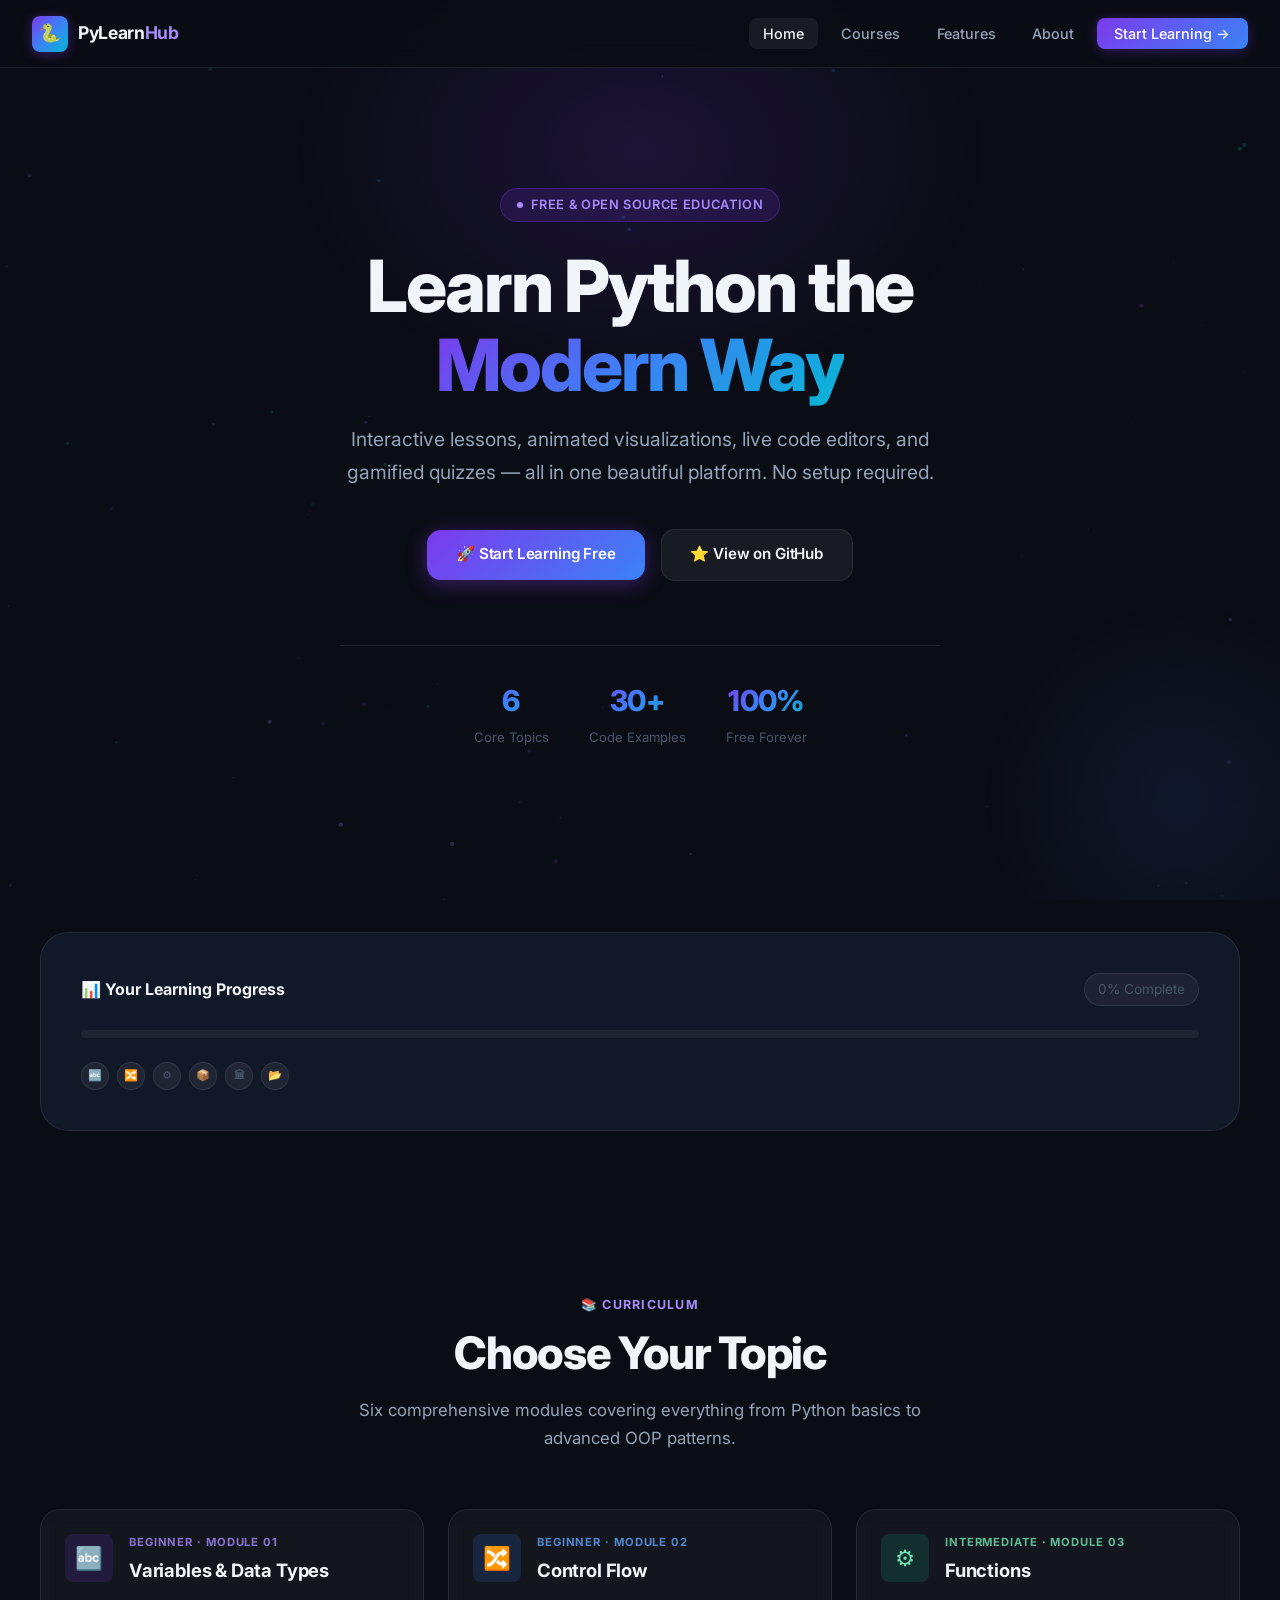
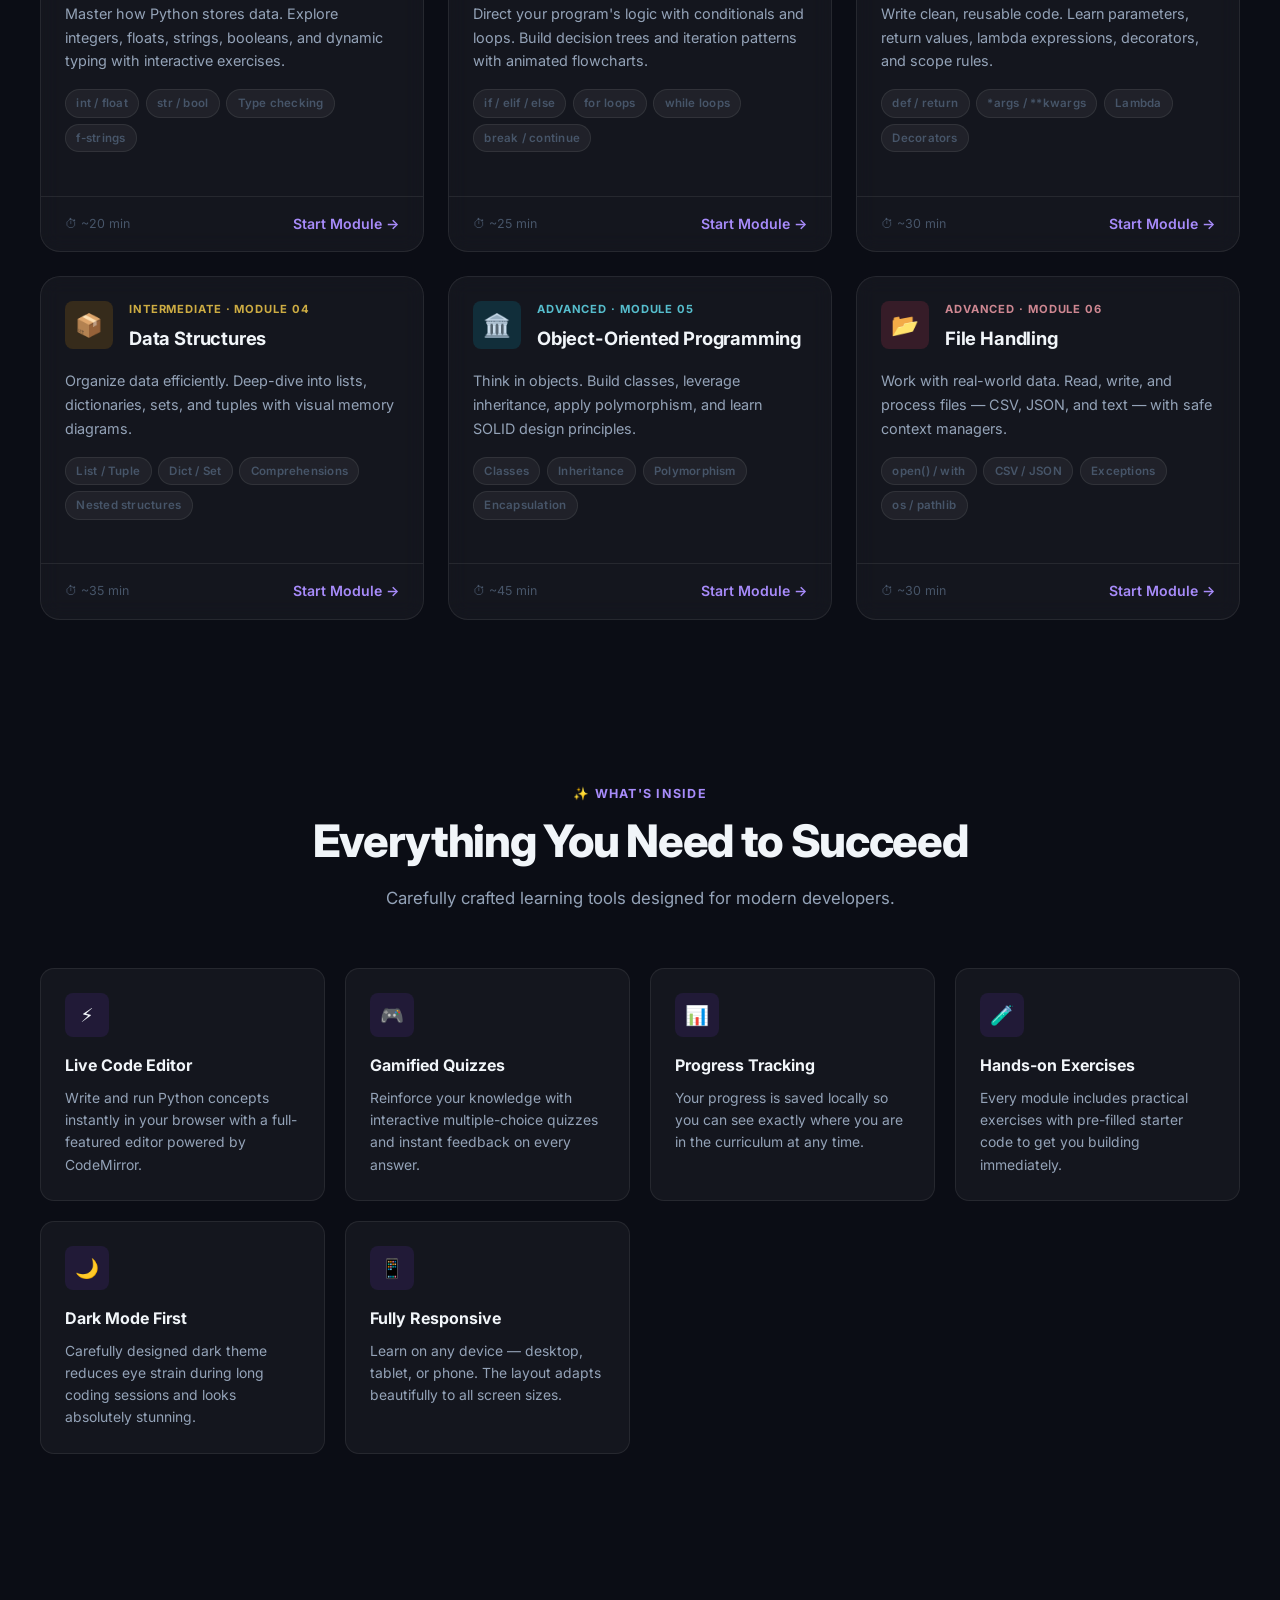
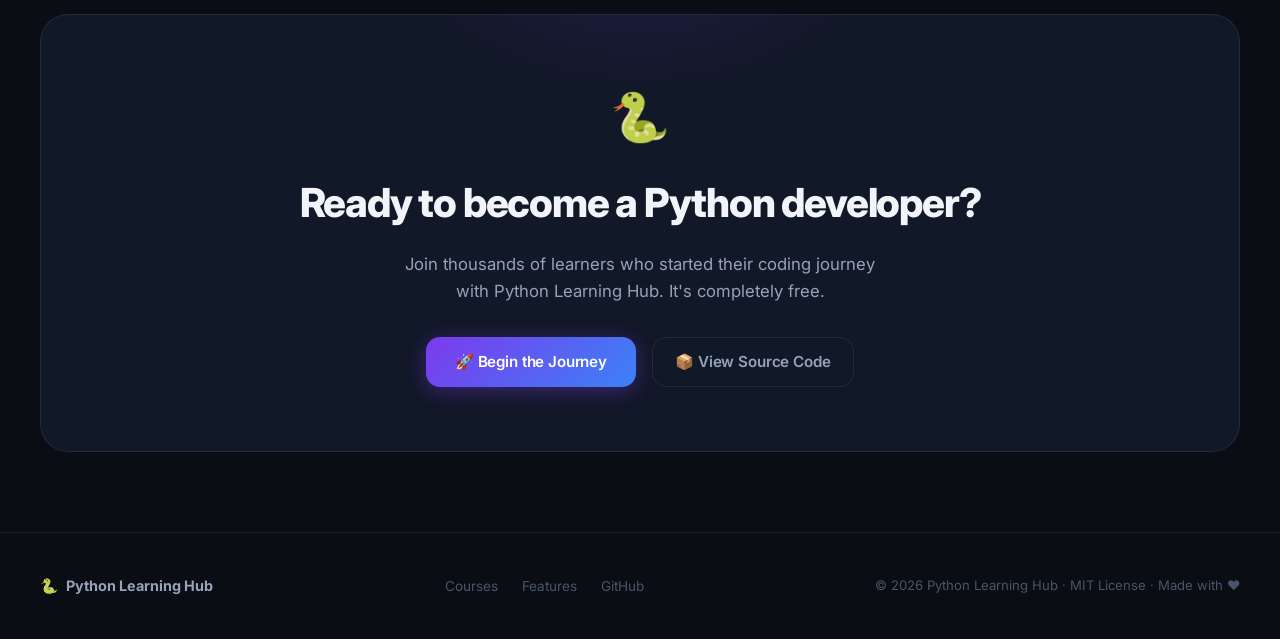
<file: index.html>
<!DOCTYPE html>
<html lang="en">
<head>
  <meta charset="UTF-8" />
  <meta name="viewport" content="width=device-width, initial-scale=1.0" />
  <title>Python Learning Hub — Interactive Python Education Platform</title>
  <meta name="description" content="Master Python with interactive lessons, animated visualizations, live code editors, and gamified quizzes. The most beautiful way to learn Python." />
  <meta name="keywords" content="Python, learn Python, programming, coding, interactive Python, python tutorial" />
  <meta property="og:title" content="Python Learning Hub" />
  <meta property="og:description" content="Interactive Python education with animations, live code editors & quizzes." />
  <meta property="og:type" content="website" />
  <link rel="stylesheet" href="css/style.css" />
  <link rel="icon" href="data:image/svg+xml,<svg xmlns='http://www.w3.org/2000/svg' viewBox='0 0 100 100'><text y='.9em' font-size='90'>🐍</text></svg>" />
</head>
<body>

<!-- Particles -->
<canvas id="particles-canvas"></canvas>

<!-- ── Navigation ─────────────────────────────── -->
<nav class="navbar" id="navbar" role="navigation" aria-label="Main navigation">
  <a href="index.html" class="nav-brand" aria-label="Python Learning Hub home">
    <div class="nav-brand-icon" aria-hidden="true">🐍</div>
    <span>PyLearn<span style="color:#a78bfa">Hub</span></span>
  </a>

  <ul class="nav-links" id="nav-links" role="list">
    <li><a href="#home"     class="active"  id="nav-home">Home</a></li>
    <li><a href="#topics"              id="nav-topics">Courses</a></li>
    <li><a href="#features"            id="nav-features">Features</a></li>
    <li><a href="#about"               id="nav-about">About</a></li>
    <li><a href="#topics" class="nav-cta" id="nav-start">Start Learning →</a></li>
  </ul>

  <button class="nav-toggle" id="nav-toggle" aria-label="Toggle menu" aria-expanded="false">
    <span></span><span></span><span></span>
  </button>
</nav>

<!-- ── Hero ───────────────────────────────────── -->
<section class="hero" id="home">
  <div class="hero-glow-1"></div>
  <div class="hero-glow-2"></div>

  <div class="hero-content">
    <div class="hero-badge">
      <span class="hero-badge-dot"></span>
      Free &amp; Open Source Education
    </div>

    <h1>
      Learn Python the<br/>
      <span class="gradient-text">Modern Way</span>
    </h1>

    <p class="hero-subtitle">
      Interactive lessons, animated visualizations, live code editors,
      and gamified quizzes — all in one beautiful platform.
      No setup required.
    </p>

    <div class="hero-actions">
      <a href="#topics" class="btn btn-primary" id="hero-start-btn">
        🚀 Start Learning Free
      </a>
      <a href="https://github.com/PRAVEENAYYAPPAN/python-learning-hub" target="_blank" rel="noopener" class="btn btn-secondary" id="hero-github-btn">
        ⭐ View on GitHub
      </a>
    </div>

    <div class="hero-stats">
      <div class="hero-stat">
        <div class="hero-stat-value">6</div>
        <div class="hero-stat-label">Core Topics</div>
      </div>
      <div class="hero-stat">
        <div class="hero-stat-value">30+</div>
        <div class="hero-stat-label">Code Examples</div>
      </div>
      <div class="hero-stat">
        <div class="hero-stat-value">100%</div>
        <div class="hero-stat-label">Free Forever</div>
      </div>
    </div>
  </div>
</section>

<!-- ── Progress Tracker ────────────────────────── -->
<section class="section" id="progress-section" style="padding-top: 0;">
  <div class="container">
    <div class="progress-section reveal">
      <div class="progress-header">
        <div class="progress-title">📊 Your Learning Progress</div>
        <div class="progress-pct" id="progress-text">0% Complete</div>
      </div>
      <div class="progress-bar-wrap">
        <div class="progress-bar-fill" id="progress-bar" style="width: 0%"></div>
      </div>
      <div class="progress-topics" id="progress-dots">
        <!-- Dots added by JS -->
      </div>
    </div>
  </div>
</section>

<!-- ── Topics ─────────────────────────────────── -->
<section class="section" id="topics">
  <div class="container">
    <div class="section-header reveal">
      <div class="section-kicker">📚 Curriculum</div>
      <h2 class="section-title">Choose Your Topic</h2>
      <p class="section-desc">Six comprehensive modules covering everything from Python basics to advanced OOP patterns.</p>
    </div>

    <div class="topic-grid">

      <!-- Card 1 -->
      <article class="topic-card card-violet reveal" id="card-variables">
        <div class="card-header">
          <div class="card-icon">🔤</div>
          <div class="card-meta">
            <div class="card-level">Beginner · Module 01</div>
            <div class="card-title">Variables &amp; Data Types</div>
          </div>
        </div>
        <div class="card-body">
          <p class="card-desc">Master how Python stores data. Explore integers, floats, strings, booleans, and dynamic typing with interactive exercises.</p>
          <div class="card-tags">
            <span class="tag">int / float</span>
            <span class="tag">str / bool</span>
            <span class="tag">Type checking</span>
            <span class="tag">f-strings</span>
          </div>
        </div>
        <div class="card-footer">
          <span class="card-progress-info">⏱ ~20 min</span>
          <a href="topics/variables.html" class="card-link" id="link-variables">Start Module →</a>
        </div>
      </article>

      <!-- Card 2 -->
      <article class="topic-card card-blue reveal" id="card-controlflow">
        <div class="card-header">
          <div class="card-icon">🔀</div>
          <div class="card-meta">
            <div class="card-level">Beginner · Module 02</div>
            <div class="card-title">Control Flow</div>
          </div>
        </div>
        <div class="card-body">
          <p class="card-desc">Direct your program's logic with conditionals and loops. Build decision trees and iteration patterns with animated flowcharts.</p>
          <div class="card-tags">
            <span class="tag">if / elif / else</span>
            <span class="tag">for loops</span>
            <span class="tag">while loops</span>
            <span class="tag">break / continue</span>
          </div>
        </div>
        <div class="card-footer">
          <span class="card-progress-info">⏱ ~25 min</span>
          <a href="topics/control_flow.html" class="card-link" id="link-controlflow">Start Module →</a>
        </div>
      </article>

      <!-- Card 3 -->
      <article class="topic-card card-green reveal" id="card-functions">
        <div class="card-header">
          <div class="card-icon">⚙️</div>
          <div class="card-meta">
            <div class="card-level">Intermediate · Module 03</div>
            <div class="card-title">Functions</div>
          </div>
        </div>
        <div class="card-body">
          <p class="card-desc">Write clean, reusable code. Learn parameters, return values, lambda expressions, decorators, and scope rules.</p>
          <div class="card-tags">
            <span class="tag">def / return</span>
            <span class="tag">*args / **kwargs</span>
            <span class="tag">Lambda</span>
            <span class="tag">Decorators</span>
          </div>
        </div>
        <div class="card-footer">
          <span class="card-progress-info">⏱ ~30 min</span>
          <a href="topics/functions.html" class="card-link" id="link-functions">Start Module →</a>
        </div>
      </article>

      <!-- Card 4 -->
      <article class="topic-card card-orange reveal" id="card-datastructs">
        <div class="card-header">
          <div class="card-icon">📦</div>
          <div class="card-meta">
            <div class="card-level">Intermediate · Module 04</div>
            <div class="card-title">Data Structures</div>
          </div>
        </div>
        <div class="card-body">
          <p class="card-desc">Organize data efficiently. Deep-dive into lists, dictionaries, sets, and tuples with visual memory diagrams.</p>
          <div class="card-tags">
            <span class="tag">List / Tuple</span>
            <span class="tag">Dict / Set</span>
            <span class="tag">Comprehensions</span>
            <span class="tag">Nested structures</span>
          </div>
        </div>
        <div class="card-footer">
          <span class="card-progress-info">⏱ ~35 min</span>
          <a href="topics/data_structures.html" class="card-link" id="link-datastructs">Start Module →</a>
        </div>
      </article>

      <!-- Card 5 -->
      <article class="topic-card card-cyan reveal" id="card-oop">
        <div class="card-header">
          <div class="card-icon">🏛️</div>
          <div class="card-meta">
            <div class="card-level">Advanced · Module 05</div>
            <div class="card-title">Object-Oriented Programming</div>
          </div>
        </div>
        <div class="card-body">
          <p class="card-desc">Think in objects. Build classes, leverage inheritance, apply polymorphism, and learn SOLID design principles.</p>
          <div class="card-tags">
            <span class="tag">Classes</span>
            <span class="tag">Inheritance</span>
            <span class="tag">Polymorphism</span>
            <span class="tag">Encapsulation</span>
          </div>
        </div>
        <div class="card-footer">
          <span class="card-progress-info">⏱ ~45 min</span>
          <a href="topics/oop.html" class="card-link" id="link-oop">Start Module →</a>
        </div>
      </article>

      <!-- Card 6 -->
      <article class="topic-card card-rose reveal" id="card-filehandling">
        <div class="card-header">
          <div class="card-icon">📂</div>
          <div class="card-meta">
            <div class="card-level">Advanced · Module 06</div>
            <div class="card-title">File Handling</div>
          </div>
        </div>
        <div class="card-body">
          <p class="card-desc">Work with real-world data. Read, write, and process files — CSV, JSON, and text — with safe context managers.</p>
          <div class="card-tags">
            <span class="tag">open() / with</span>
            <span class="tag">CSV / JSON</span>
            <span class="tag">Exceptions</span>
            <span class="tag">os / pathlib</span>
          </div>
        </div>
        <div class="card-footer">
          <span class="card-progress-info">⏱ ~30 min</span>
          <a href="topics/file_handling.html" class="card-link" id="link-filehandling">Start Module →</a>
        </div>
      </article>

    </div>
  </div>
</section>

<!-- ── Features ────────────────────────────────── -->
<section class="section" id="features">
  <div class="container">
    <div class="section-header reveal">
      <div class="section-kicker">✨ What's Inside</div>
      <h2 class="section-title">Everything You Need to Succeed</h2>
      <p class="section-desc">Carefully crafted learning tools designed for modern developers.</p>
    </div>

    <div class="features-grid">
      <div class="feature-card reveal">
        <div class="feature-icon">⚡</div>
        <div class="feature-title">Live Code Editor</div>
        <div class="feature-desc">Write and run Python concepts instantly in your browser with a full-featured editor powered by CodeMirror.</div>
      </div>
      <div class="feature-card reveal">
        <div class="feature-icon">🎮</div>
        <div class="feature-title">Gamified Quizzes</div>
        <div class="feature-desc">Reinforce your knowledge with interactive multiple-choice quizzes and instant feedback on every answer.</div>
      </div>
      <div class="feature-card reveal">
        <div class="feature-icon">📊</div>
        <div class="feature-title">Progress Tracking</div>
        <div class="feature-desc">Your progress is saved locally so you can see exactly where you are in the curriculum at any time.</div>
      </div>
      <div class="feature-card reveal">
        <div class="feature-icon">🧪</div>
        <div class="feature-title">Hands-on Exercises</div>
        <div class="feature-desc">Every module includes practical exercises with pre-filled starter code to get you building immediately.</div>
      </div>
      <div class="feature-card reveal">
        <div class="feature-icon">🌙</div>
        <div class="feature-title">Dark Mode First</div>
        <div class="feature-desc">Carefully designed dark theme reduces eye strain during long coding sessions and looks absolutely stunning.</div>
      </div>
      <div class="feature-card reveal">
        <div class="feature-icon">📱</div>
        <div class="feature-title">Fully Responsive</div>
        <div class="feature-desc">Learn on any device — desktop, tablet, or phone. The layout adapts beautifully to all screen sizes.</div>
      </div>
    </div>
  </div>
</section>

<!-- ── About / CTA ─────────────────────────────── -->
<section class="cta-section" id="about">
  <div class="container">
    <div class="cta-card reveal">
      <div style="font-size:3rem;margin-bottom:1rem;animation:float 3s ease-in-out infinite;">🐍</div>
      <h2 class="cta-title">Ready to become a Python developer?</h2>
      <p class="cta-desc">Join thousands of learners who started their coding journey with Python Learning Hub. It's completely free.</p>
      <div style="display:flex;gap:1rem;justify-content:center;flex-wrap:wrap;">
        <a href="#topics" class="btn btn-primary" id="cta-start-btn">🚀 Begin the Journey</a>
        <a href="https://github.com/PRAVEENAYYAPPAN/python-learning-hub" target="_blank" rel="noopener" class="btn btn-ghost" id="cta-github-btn">📦 View Source Code</a>
      </div>
    </div>
  </div>
</section>

<!-- ── Footer ─────────────────────────────────── -->
<footer>
  <div class="footer-inner">
    <div class="footer-brand">
      <span>🐍</span>
      <span>Python Learning Hub</span>
    </div>
    <ul class="footer-links">
      <li><a href="#topics">Courses</a></li>
      <li><a href="#features">Features</a></li>
      <li><a href="https://github.com/PRAVEENAYYAPPAN/python-learning-hub" target="_blank" rel="noopener">GitHub</a></li>
    </ul>
    <div class="footer-copy">© 2026 Python Learning Hub · MIT License · Made with ❤️</div>
  </div>
</footer>

<script src="js/particles.js"></script>
<script src="js/main.js"></script>
</body>
</html>
</file>
<file: css/style.css>
/* ===================================================
   Python Learning Hub — Premium Design System
   =================================================== */

@import url('https://fonts.googleapis.com/css2?family=Inter:wght@300;400;500;600;700;800&family=Fira+Code:wght@400;500&display=swap');

/* ─── CSS Variables ─────────────────────────────── */
:root {
  --bg-base:       #0b0d15;
  --bg-surface:    #111827;
  --bg-card:       rgba(255,255,255,0.04);
  --bg-glass:      rgba(255,255,255,0.06);

  --accent-violet: #7c3aed;
  --accent-blue:   #3b82f6;
  --accent-cyan:   #06b6d4;
  --accent-green:  #10b981;
  --accent-orange: #f59e0b;

  --gradient-hero: linear-gradient(135deg, #7c3aed 0%, #3b82f6 50%, #06b6d4 100%);
  --gradient-card: linear-gradient(135deg, #7c3aed, #3b82f6);

  --text-primary:  #f1f5f9;
  --text-secondary:#94a3b8;
  --text-muted:    #475569;

  --border-subtle: rgba(255,255,255,0.08);
  --border-accent: rgba(124,58,237,0.4);

  --radius-sm: 8px;
  --radius-md: 14px;
  --radius-lg: 20px;
  --radius-xl: 28px;

  --shadow-card: 0 4px 32px rgba(0,0,0,0.4);
  --shadow-glow: 0 0 40px rgba(124,58,237,0.2);

  --transition: 0.3s cubic-bezier(0.4, 0, 0.2, 1);
}

/* ─── Reset & Base ──────────────────────────────── */
*, *::before, *::after { margin: 0; padding: 0; box-sizing: border-box; }

html { scroll-behavior: smooth; font-size: 16px; }

body {
  font-family: 'Inter', system-ui, sans-serif;
  background: var(--bg-base);
  color: var(--text-primary);
  line-height: 1.6;
  overflow-x: hidden;
}

/* ─── Scrollbar ─────────────────────────────────── */
::-webkit-scrollbar { width: 6px; }
::-webkit-scrollbar-track { background: var(--bg-base); }
::-webkit-scrollbar-thumb { background: var(--accent-violet); border-radius: 3px; }

/* ─── Particle Canvas ───────────────────────────── */
#particles-canvas {
  position: fixed;
  top: 0; left: 0;
  width: 100%; height: 100%;
  pointer-events: none;
  z-index: 0;
  opacity: 0.4;
}

/* ─── Navigation ────────────────────────────────── */
.navbar {
  position: fixed;
  top: 0; left: 0; right: 0;
  z-index: 1000;
  padding: 0 2rem;
  height: 68px;
  display: flex;
  align-items: center;
  justify-content: space-between;
  background: rgba(11,13,21,0.85);
  backdrop-filter: blur(20px);
  -webkit-backdrop-filter: blur(20px);
  border-bottom: 1px solid var(--border-subtle);
  transition: var(--transition);
}

.navbar.scrolled {
  background: rgba(11,13,21,0.97);
  box-shadow: 0 4px 20px rgba(0,0,0,0.4);
}

.nav-brand {
  display: flex;
  align-items: center;
  gap: 10px;
  text-decoration: none;
  color: var(--text-primary);
  font-weight: 700;
  font-size: 1.1rem;
  letter-spacing: -0.02em;
}

.nav-brand-icon {
  width: 36px; height: 36px;
  background: var(--gradient-hero);
  border-radius: var(--radius-sm);
  display: flex; align-items: center; justify-content: center;
  font-size: 1.1rem;
  box-shadow: 0 2px 12px rgba(124,58,237,0.4);
}

.nav-links {
  display: flex;
  align-items: center;
  gap: 0.5rem;
  list-style: none;
}

.nav-links a {
  color: var(--text-secondary);
  text-decoration: none;
  font-size: 0.9rem;
  font-weight: 500;
  padding: 0.45rem 0.9rem;
  border-radius: var(--radius-sm);
  transition: var(--transition);
}

.nav-links a:hover,
.nav-links a.active {
  color: var(--text-primary);
  background: var(--bg-glass);
}

.nav-cta {
  background: var(--gradient-card) !important;
  color: #fff !important;
  padding: 0.45rem 1.1rem !important;
  border-radius: var(--radius-sm) !important;
  box-shadow: 0 2px 12px rgba(124,58,237,0.35);
}

.nav-cta:hover {
  transform: translateY(-1px);
  box-shadow: 0 4px 20px rgba(124,58,237,0.5) !important;
}

.nav-toggle {
  display: none;
  background: none;
  border: none;
  cursor: pointer;
  padding: 0.5rem;
  flex-direction: column;
  gap: 5px;
}

.nav-toggle span {
  display: block;
  width: 22px; height: 2px;
  background: var(--text-primary);
  border-radius: 2px;
  transition: var(--transition);
}

/* ─── Hero Section ──────────────────────────────── */
.hero {
  position: relative;
  z-index: 10;
  min-height: 100vh;
  display: flex;
  align-items: center;
  justify-content: center;
  text-align: center;
  padding: 100px 1.5rem 4rem;
  overflow: hidden;
}

.hero-glow-1 {
  position: absolute;
  top: -100px; left: 50%;
  transform: translateX(-50%);
  width: 700px; height: 500px;
  background: radial-gradient(ellipse, rgba(124,58,237,0.15) 0%, transparent 70%);
  pointer-events: none;
}

.hero-glow-2 {
  position: absolute;
  bottom: -100px; right: -100px;
  width: 400px; height: 400px;
  background: radial-gradient(ellipse, rgba(59,130,246,0.1) 0%, transparent 70%);
  pointer-events: none;
}

.hero-content { max-width: 860px; position: relative; z-index: 2; }

.hero-badge {
  display: inline-flex;
  align-items: center;
  gap: 0.5rem;
  background: rgba(124,58,237,0.15);
  border: 1px solid rgba(124,58,237,0.3);
  color: #a78bfa;
  padding: 0.35rem 1rem;
  border-radius: 999px;
  font-size: 0.8rem;
  font-weight: 600;
  letter-spacing: 0.05em;
  text-transform: uppercase;
  margin-bottom: 1.5rem;
  animation: fadeInDown 0.6s ease both;
}

.hero-badge-dot {
  width: 6px; height: 6px;
  background: #a78bfa;
  border-radius: 50%;
  animation: pulse 2s infinite;
}

.hero h1 {
  font-size: clamp(2.4rem, 6vw, 4.5rem);
  font-weight: 800;
  line-height: 1.1;
  letter-spacing: -0.03em;
  margin-bottom: 1.2rem;
  animation: fadeInUp 0.7s ease 0.1s both;
}

.hero h1 .gradient-text {
  background: var(--gradient-hero);
  -webkit-background-clip: text;
  -webkit-text-fill-color: transparent;
  background-clip: text;
}

.hero-subtitle {
  font-size: clamp(1rem, 2.5vw, 1.2rem);
  color: var(--text-secondary);
  max-width: 600px;
  margin: 0 auto 2.5rem;
  line-height: 1.7;
  animation: fadeInUp 0.7s ease 0.2s both;
}

.hero-actions {
  display: flex;
  align-items: center;
  justify-content: center;
  gap: 1rem;
  flex-wrap: wrap;
  animation: fadeInUp 0.7s ease 0.3s both;
}

.hero-stats {
  display: flex;
  align-items: center;
  justify-content: center;
  gap: 2.5rem;
  margin-top: 4rem;
  padding-top: 2rem;
  border-top: 1px solid var(--border-subtle);
  animation: fadeInUp 0.7s ease 0.5s both;
}

.hero-stat-value {
  font-size: 1.8rem;
  font-weight: 800;
  background: var(--gradient-hero);
  -webkit-background-clip: text;
  -webkit-text-fill-color: transparent;
  background-clip: text;
  letter-spacing: -0.02em;
}

.hero-stat-label { font-size: 0.82rem; color: var(--text-muted); margin-top: 0.2rem; }

/* ─── Buttons ───────────────────────────────────── */
.btn {
  display: inline-flex;
  align-items: center;
  gap: 0.5rem;
  padding: 0.8rem 1.8rem;
  border-radius: var(--radius-md);
  font-family: inherit;
  font-size: 0.95rem;
  font-weight: 600;
  text-decoration: none;
  cursor: pointer;
  border: none;
  transition: var(--transition);
  letter-spacing: -0.01em;
}

.btn-primary {
  background: var(--gradient-card);
  color: #fff;
  box-shadow: 0 4px 20px rgba(124,58,237,0.4);
}

.btn-primary:hover {
  transform: translateY(-2px);
  box-shadow: 0 8px 30px rgba(124,58,237,0.6);
}

.btn-secondary {
  background: var(--bg-glass);
  color: var(--text-primary);
  border: 1px solid var(--border-subtle);
}

.btn-secondary:hover {
  background: rgba(255,255,255,0.1);
  border-color: rgba(255,255,255,0.2);
  transform: translateY(-2px);
}

.btn-ghost {
  background: transparent;
  color: var(--text-secondary);
  padding: 0.7rem 1.4rem;
  border: 1px solid var(--border-subtle);
}

.btn-ghost:hover {
  color: var(--text-primary);
  border-color: rgba(255,255,255,0.2);
  background: var(--bg-glass);
}

/* ─── Section Layout ────────────────────────────── */
.section {
  position: relative;
  z-index: 10;
  padding: 5rem 1.5rem;
}

.container {
  max-width: 1200px;
  margin: 0 auto;
}

.section-header {
  text-align: center;
  margin-bottom: 3.5rem;
}

.section-kicker {
  display: inline-block;
  color: #a78bfa;
  font-size: 0.78rem;
  font-weight: 700;
  letter-spacing: 0.1em;
  text-transform: uppercase;
  margin-bottom: 0.8rem;
}

.section-title {
  font-size: clamp(1.8rem, 4vw, 2.8rem);
  font-weight: 800;
  letter-spacing: -0.03em;
  line-height: 1.15;
  margin-bottom: 1rem;
}

.section-desc {
  color: var(--text-secondary);
  font-size: 1.05rem;
  max-width: 580px;
  margin: 0 auto;
  line-height: 1.7;
}

/* ─── Topic Grid ────────────────────────────────── */
.topic-grid {
  display: grid;
  grid-template-columns: repeat(auto-fill, minmax(320px, 1fr));
  gap: 1.5rem;
}

.topic-card {
  background: var(--bg-card);
  border: 1px solid var(--border-subtle);
  border-radius: var(--radius-lg);
  overflow: hidden;
  transition: var(--transition);
  display: flex;
  flex-direction: column;
  position: relative;
  backdrop-filter: blur(10px);
}

.topic-card::before {
  content: '';
  position: absolute;
  inset: 0;
  border-radius: var(--radius-lg);
  background: linear-gradient(135deg, rgba(124,58,237,0.06), transparent);
  opacity: 0;
  transition: var(--transition);
}

.topic-card:hover {
  transform: translateY(-6px);
  border-color: var(--border-accent);
  box-shadow: 0 20px 60px rgba(0,0,0,0.4), 0 0 0 1px rgba(124,58,237,0.2);
}

.topic-card:hover::before { opacity: 1; }

.card-header {
  padding: 1.5rem 1.5rem 1rem;
  display: flex;
  align-items: flex-start;
  gap: 1rem;
}

.card-icon {
  width: 48px; height: 48px;
  border-radius: var(--radius-sm);
  display: flex; align-items: center; justify-content: center;
  font-size: 1.4rem;
  flex-shrink: 0;
  position: relative;
}

.card-meta { flex: 1; }

.card-level {
  font-size: 0.7rem;
  font-weight: 700;
  letter-spacing: 0.08em;
  text-transform: uppercase;
  margin-bottom: 0.3rem;
  opacity: 0.8;
}

.card-title {
  font-size: 1.15rem;
  font-weight: 700;
  color: var(--text-primary);
  letter-spacing: -0.01em;
}

.card-body {
  padding: 0 1.5rem 1.5rem;
  flex-grow: 1;
}

.card-desc {
  color: var(--text-secondary);
  font-size: 0.9rem;
  line-height: 1.65;
  margin-bottom: 1rem;
}

.card-tags {
  display: flex;
  flex-wrap: wrap;
  gap: 0.4rem;
  margin-bottom: 1.2rem;
}

.tag {
  font-size: 0.72rem;
  font-weight: 600;
  padding: 0.25rem 0.65rem;
  border-radius: 999px;
  background: rgba(255,255,255,0.05);
  color: var(--text-muted);
  border: 1px solid var(--border-subtle);
  letter-spacing: 0.02em;
}

.card-footer {
  padding: 1rem 1.5rem;
  border-top: 1px solid var(--border-subtle);
  display: flex;
  align-items: center;
  justify-content: space-between;
}

.card-progress-info {
  font-size: 0.78rem;
  color: var(--text-muted);
  display: flex;
  align-items: center;
  gap: 0.4rem;
}

.card-link {
  display: inline-flex;
  align-items: center;
  gap: 0.4rem;
  font-size: 0.88rem;
  font-weight: 600;
  color: #a78bfa;
  text-decoration: none;
  transition: var(--transition);
}

.card-link:hover { gap: 0.7rem; }

/* Color themes per card */
.card-violet .card-icon { background: rgba(124, 58, 237, 0.15); color: #a78bfa; }
.card-blue   .card-icon { background: rgba(59, 130, 246, 0.15); color: #60a5fa; }
.card-green  .card-icon { background: rgba(16, 185, 129, 0.15); color: #6ee7b7; }
.card-orange .card-icon { background: rgba(245, 158, 11, 0.15);  color: #fcd34d; }
.card-cyan   .card-icon { background: rgba(6, 182, 212, 0.15);   color: #67e8f9; }
.card-rose   .card-icon { background: rgba(244, 63, 94, 0.15);  color: #fda4af; }

.card-violet .card-level { color: #a78bfa; }
.card-blue   .card-level { color: #60a5fa; }
.card-green  .card-level { color: #6ee7b7; }
.card-orange .card-level { color: #fcd34d; }
.card-cyan   .card-level { color: #67e8f9; }
.card-rose   .card-level { color: #fda4af; }

/* ─── Features Section ──────────────────────────── */
.features-grid {
  display: grid;
  grid-template-columns: repeat(auto-fill, minmax(260px, 1fr));
  gap: 1.25rem;
}

.feature-card {
  background: var(--bg-card);
  border: 1px solid var(--border-subtle);
  border-radius: var(--radius-md);
  padding: 1.5rem;
  transition: var(--transition);
}

.feature-card:hover {
  border-color: rgba(124,58,237,0.3);
  background: rgba(124,58,237,0.04);
  transform: translateY(-3px);
}

.feature-icon {
  width: 44px; height: 44px;
  border-radius: var(--radius-sm);
  background: rgba(124,58,237,0.12);
  display: flex; align-items: center; justify-content: center;
  font-size: 1.2rem;
  margin-bottom: 1rem;
}

.feature-title {
  font-size: 1rem;
  font-weight: 700;
  margin-bottom: 0.5rem;
}

.feature-desc {
  font-size: 0.87rem;
  color: var(--text-secondary);
  line-height: 1.6;
}

/* ─── Progress Bar ──────────────────────────────── */
.progress-section {
  background: var(--bg-surface);
  border: 1px solid var(--border-subtle);
  border-radius: var(--radius-xl);
  padding: 2.5rem;
  margin-top: 2rem;
}

.progress-header {
  display: flex;
  justify-content: space-between;
  align-items: center;
  margin-bottom: 1.5rem;
}

.progress-title { font-size: 1rem; font-weight: 700; }
.progress-pct {
  font-size: 0.85rem;
  color: var(--text-muted);
  background: rgba(255,255,255,0.05);
  padding: 0.3rem 0.8rem;
  border-radius: 999px;
  border: 1px solid var(--border-subtle);
}

.progress-bar-wrap {
  background: rgba(255,255,255,0.05);
  border-radius: 999px;
  height: 8px;
  overflow: hidden;
  margin-bottom: 1.5rem;
}

.progress-bar-fill {
  height: 100%;
  background: var(--gradient-hero);
  border-radius: 999px;
  transition: width 0.8s cubic-bezier(0.4, 0, 0.2, 1);
}

.progress-topics {
  display: flex;
  flex-wrap: wrap;
  gap: 0.5rem;
}

.progress-dot {
  width: 28px; height: 28px;
  border-radius: 50%;
  background: rgba(255,255,255,0.06);
  border: 1.5px solid var(--border-subtle);
  display: flex; align-items: center; justify-content: center;
  font-size: 0.7rem;
  color: var(--text-muted);
  transition: var(--transition);
  cursor: pointer;
  font-weight: 700;
}

.progress-dot.done {
  background: var(--gradient-card);
  border-color: transparent;
  color: #fff;
}

/* ─── Code Snake Game ───────────────────────────── */
.game-section {
  padding: 5rem 1.5rem;
  position: relative;
  z-index: 10;
}

.game-container {
  background: var(--bg-surface);
  border: 1px solid var(--border-subtle);
  border-radius: var(--radius-xl);
  overflow: hidden;
  max-width: 620px;
  margin: 0 auto;
}

.game-header {
  padding: 1rem 1.5rem;
  display: flex;
  align-items: center;
  justify-content: space-between;
  border-bottom: 1px solid var(--border-subtle);
  background: rgba(255,255,255,0.02);
}

.game-title { font-size: 0.9rem; font-weight: 700; }

.game-score {
  font-family: 'Fira Code', monospace;
  font-size: 0.85rem;
  color: var(--accent-green);
  background: rgba(16,185,129,0.1);
  padding: 0.25rem 0.7rem;
  border-radius: 999px;
  border: 1px solid rgba(16,185,129,0.2);
}

#game-canvas {
  display: block;
  width: 100%;
  background: #090b13;
}

.game-controls {
  padding: 1rem 1.5rem;
  display: flex;
  align-items: center;
  justify-content: space-between;
  border-top: 1px solid var(--border-subtle);
}

.game-hint {
  font-size: 0.78rem;
  color: var(--text-muted);
  display: flex;
  align-items: center;
  gap: 0.4rem;
}

/* ─── About / CTA ───────────────────────────────── */
.cta-section {
  position: relative;
  z-index: 10;
  padding: 5rem 1.5rem;
}

.cta-card {
  background: var(--bg-surface);
  border: 1px solid var(--border-subtle);
  border-radius: var(--radius-xl);
  padding: 4rem 2rem;
  text-align: center;
  position: relative;
  overflow: hidden;
}

.cta-card::before {
  content: '';
  position: absolute;
  top: -50%; left: 50%;
  transform: translateX(-50%);
  width: 500px; height: 300px;
  background: radial-gradient(ellipse, rgba(124,58,237,0.15) 0%, transparent 70%);
  pointer-events: none;
}

.cta-title {
  font-size: clamp(1.8rem, 4vw, 2.5rem);
  font-weight: 800;
  letter-spacing: -0.03em;
  margin-bottom: 1rem;
}

.cta-desc {
  color: var(--text-secondary);
  font-size: 1.05rem;
  max-width: 500px;
  margin: 0 auto 2rem;
}

/* ─── Footer ────────────────────────────────────── */
footer {
  position: relative;
  z-index: 10;
  border-top: 1px solid var(--border-subtle);
  padding: 2.5rem 1.5rem;
}

.footer-inner {
  max-width: 1200px;
  margin: 0 auto;
  display: flex;
  align-items: center;
  justify-content: space-between;
  gap: 1rem;
  flex-wrap: wrap;
}

.footer-brand {
  display: flex;
  align-items: center;
  gap: 0.5rem;
  font-weight: 700;
  font-size: 0.9rem;
  color: var(--text-secondary);
}

.footer-links {
  display: flex;
  gap: 1.5rem;
  list-style: none;
}

.footer-links a {
  color: var(--text-muted);
  text-decoration: none;
  font-size: 0.85rem;
  transition: var(--transition);
}

.footer-links a:hover { color: var(--text-primary); }

.footer-copy {
  font-size: 0.82rem;
  color: var(--text-muted);
}

/* ─── Topic Page ────────────────────────────────── */
.topic-page { padding-top: 80px; }

.topic-page .topic-hero {
  position: relative;
  z-index: 10;
  padding: 4rem 1.5rem 3rem;
  border-bottom: 1px solid var(--border-subtle);
  background: linear-gradient(180deg, rgba(124,58,237,0.05) 0%, transparent 100%);
}

.breadcrumb {
  display: flex;
  align-items: center;
  gap: 0.5rem;
  font-size: 0.83rem;
  color: var(--text-muted);
  margin-bottom: 1.5rem;
}

.breadcrumb a { color: var(--text-muted); text-decoration: none; }
.breadcrumb a:hover { color: var(--text-primary); }
.breadcrumb-sep { opacity: 0.4; }

.topic-hero-title {
  font-size: clamp(2rem, 5vw, 3rem);
  font-weight: 800;
  letter-spacing: -0.03em;
  margin-bottom: 0.8rem;
}

.topic-hero-desc {
  color: var(--text-secondary);
  font-size: 1.1rem;
  max-width: 680px;
  line-height: 1.7;
  margin-bottom: 1.5rem;
}

.topic-meta-row {
  display: flex;
  align-items: center;
  gap: 1rem;
  flex-wrap: wrap;
}

.topic-meta-chip {
  display: inline-flex;
  align-items: center;
  gap: 0.4rem;
  font-size: 0.78rem;
  font-weight: 600;
  padding: 0.3rem 0.75rem;
  border-radius: 999px;
  background: rgba(255,255,255,0.05);
  border: 1px solid var(--border-subtle);
  color: var(--text-secondary);
}

.topic-layout {
  position: relative;
  z-index: 10;
  display: grid;
  grid-template-columns: 1fr 340px;
  gap: 2rem;
  max-width: 1200px;
  margin: 0 auto;
  padding: 2.5rem 1.5rem 5rem;
}

.topic-content h2 {
  font-size: 1.4rem;
  font-weight: 700;
  letter-spacing: -0.02em;
  margin: 2.5rem 0 1rem;
  padding-bottom: 0.5rem;
  border-bottom: 1px solid var(--border-subtle);
}

.topic-content h2:first-child { margin-top: 0; }

.topic-content p {
  color: var(--text-secondary);
  line-height: 1.8;
  margin-bottom: 1rem;
}

.topic-content ul, .topic-content ol {
  color: var(--text-secondary);
  padding-left: 1.5rem;
  margin-bottom: 1rem;
}

.topic-content li { margin-bottom: 0.4rem; line-height: 1.7; }

/* ─── Code Block ────────────────────────────────── */
.code-block {
  position: relative;
  background: #090b13;
  border: 1px solid var(--border-subtle);
  border-radius: var(--radius-md);
  overflow: hidden;
  margin: 1.5rem 0;
}

.code-block-header {
  display: flex;
  align-items: center;
  justify-content: space-between;
  padding: 0.65rem 1rem;
  background: rgba(255,255,255,0.03);
  border-bottom: 1px solid var(--border-subtle);
}

.code-block-lang {
  font-size: 0.72rem;
  font-weight: 700;
  letter-spacing: 0.06em;
  text-transform: uppercase;
  color: #a78bfa;
}

.code-copy-btn {
  display: inline-flex;
  align-items: center;
  gap: 0.35rem;
  font-size: 0.72rem;
  font-weight: 600;
  color: var(--text-muted);
  background: none;
  border: 1px solid var(--border-subtle);
  border-radius: var(--radius-sm);
  padding: 0.25rem 0.6rem;
  cursor: pointer;
  transition: var(--transition);
  font-family: inherit;
}

.code-copy-btn:hover {
  color: var(--text-primary);
  border-color: rgba(255,255,255,0.2);
}

.code-block pre {
  padding: 1.2rem 1rem;
  overflow-x: auto;
  font-family: 'Fira Code', monospace;
  font-size: 0.9rem;
  line-height: 1.7;
  color: #e2e8f0;
}

/* Syntax highlighting */
.kw  { color: #c084fc; }
.str { color: #86efac; }
.num { color: #fcd34d; }
.fn  { color: #67e8f9; }
.cm  { color: #475569; font-style: italic; }
.cls { color: #f9a8d4; }

/* ─── Interactive Code Editor ───────────────────── */
.editor-section {
  background: var(--bg-surface);
  border: 1px solid var(--border-subtle);
  border-radius: var(--radius-lg);
  overflow: hidden;
  margin: 2rem 0;
}

.editor-header {
  display: flex;
  align-items: center;
  justify-content: space-between;
  padding: 0.75rem 1rem;
  border-bottom: 1px solid var(--border-subtle);
  background: rgba(255,255,255,0.02);
}

.editor-title {
  display: flex;
  align-items: center;
  gap: 0.6rem;
  font-size: 0.85rem;
  font-weight: 700;
  color: var(--text-secondary);
}

.editor-dots {
  display: flex;
  gap: 5px;
}

.editor-dot {
  width: 10px; height: 10px;
  border-radius: 50%;
}

.editor-dot.red    { background: #ef4444; }
.editor-dot.yellow { background: #f59e0b; }
.editor-dot.green  { background: #10b981; }

.CodeMirror {
  background: #090b13 !important;
  color: #e2e8f0 !important;
  height: 220px !important;
  font-family: 'Fira Code', monospace !important;
  font-size: 0.9rem !important;
  line-height: 1.7 !important;
}

.CodeMirror-gutters { background: #090b13 !important; border-right: 1px solid var(--border-subtle) !important; }
.CodeMirror-linenumber { color: var(--text-muted) !important; }

.editor-footer {
  display: flex;
  align-items: center;
  justify-content: space-between;
  padding: 0.75rem 1rem;
  border-top: 1px solid var(--border-subtle);
  background: rgba(255,255,255,0.02);
}

.output-panel {
  background: #090b13;
  border-radius: var(--radius-md);
  border: 1px solid var(--border-subtle);
  padding: 1rem;
  margin-top: 0.75rem;
  font-family: 'Fira Code', monospace;
  font-size: 0.88rem;
  color: #86efac;
  min-height: 50px;
  white-space: pre-wrap;
}

.output-panel.error { color: #fda4af; }

/* ─── Quiz ──────────────────────────────────────── */
.quiz-container {
  background: var(--bg-surface);
  border: 1px solid var(--border-subtle);
  border-radius: var(--radius-lg);
  overflow: hidden;
}

.quiz-header {
  padding: 1.2rem 1.5rem;
  border-bottom: 1px solid var(--border-subtle);
  display: flex;
  align-items: center;
  justify-content: space-between;
}

.quiz-badge {
  font-size: 0.75rem;
  font-weight: 700;
  letter-spacing: 0.06em;
  text-transform: uppercase;
  color: #fcd34d;
  background: rgba(245,158,11,0.1);
  padding: 0.25rem 0.6rem;
  border-radius: 999px;
  border: 1px solid rgba(245,158,11,0.2);
}

.quiz-counter {
  font-size: 0.82rem;
  color: var(--text-muted);
}

.quiz-body { padding: 1.5rem; }

.quiz-question {
  font-size: 1rem;
  font-weight: 600;
  margin-bottom: 1.2rem;
  line-height: 1.5;
}

.quiz-options {
  display: flex;
  flex-direction: column;
  gap: 0.6rem;
  margin-bottom: 1.2rem;
}

.quiz-option {
  display: flex;
  align-items: center;
  gap: 0.75rem;
  padding: 0.85rem 1rem;
  background: rgba(255,255,255,0.03);
  border: 1.5px solid var(--border-subtle);
  border-radius: var(--radius-sm);
  cursor: pointer;
  transition: var(--transition);
  font-size: 0.9rem;
  font-family: inherit;
  color: var(--text-secondary);
  text-align: left;
  width: 100%;
}

.quiz-option:hover {
  border-color: rgba(124,58,237,0.4);
  background: rgba(124,58,237,0.06);
  color: var(--text-primary);
}

.quiz-option.selected {
  border-color: rgba(124,58,237,0.6);
  background: rgba(124,58,237,0.1);
  color: var(--text-primary);
}

.quiz-option.correct {
  border-color: rgba(16,185,129,0.6);
  background: rgba(16,185,129,0.1);
  color: #6ee7b7;
}

.quiz-option.wrong {
  border-color: rgba(239,68,68,0.5);
  background: rgba(239,68,68,0.08);
  color: #fca5a5;
}

.quiz-opt-key {
  width: 24px; height: 24px;
  border-radius: var(--radius-sm);
  background: rgba(255,255,255,0.05);
  border: 1px solid var(--border-subtle);
  display: flex; align-items: center; justify-content: center;
  font-size: 0.72rem;
  font-weight: 700;
  flex-shrink: 0;
  transition: var(--transition);
  font-family: 'Fira Code', monospace;
}

.quiz-footer {
  padding: 1rem 1.5rem;
  border-top: 1px solid var(--border-subtle);
  display: flex;
  justify-content: space-between;
  align-items: center;
}

.quiz-feedback {
  font-size: 0.88rem;
  color: var(--text-muted);
}

.quiz-feedback.correct-msg { color: #6ee7b7; }
.quiz-feedback.wrong-msg   { color: #fca5a5; }

/* ─── Sidebar ───────────────────────────────────── */
.topic-sidebar { display: flex; flex-direction: column; gap: 1rem; }

.sidebar-card {
  background: var(--bg-surface);
  border: 1px solid var(--border-subtle);
  border-radius: var(--radius-md);
  overflow: hidden;
  position: sticky;
  top: 88px;
}

.sidebar-card-header {
  padding: 1rem;
  font-size: 0.82rem;
  font-weight: 700;
  letter-spacing: 0.04em;
  text-transform: uppercase;
  color: var(--text-muted);
  border-bottom: 1px solid var(--border-subtle);
}

.sidebar-nav { list-style: none; padding: 0.5rem 0; }

.sidebar-nav a {
  display: flex;
  align-items: center;
  gap: 0.5rem;
  padding: 0.55rem 1rem;
  font-size: 0.87rem;
  color: var(--text-secondary);
  text-decoration: none;
  transition: var(--transition);
  border-left: 2px solid transparent;
}

.sidebar-nav a:hover, .sidebar-nav a.active {
  color: var(--text-primary);
  background: rgba(255,255,255,0.03);
  border-left-color: #a78bfa;
}

.nav-next-btn {
  display: block;
  text-align: center;
  padding: 0.9rem;
  font-size: 0.88rem;
  font-weight: 600;
  color: #a78bfa;
  text-decoration: none;
  border-top: 1px solid var(--border-subtle);
  transition: var(--transition);
  background: rgba(124,58,237,0.04);
}

.nav-next-btn:hover { background: rgba(124,58,237,0.1); }

/* ─── Animations ────────────────────────────────── */
@keyframes fadeInUp {
  from { opacity: 0; transform: translateY(24px); }
  to   { opacity: 1; transform: translateY(0); }
}

@keyframes fadeInDown {
  from { opacity: 0; transform: translateY(-12px); }
  to   { opacity: 1; transform: translateY(0); }
}

@keyframes pulse {
  0%, 100% { opacity: 1; transform: scale(1); }
  50%       { opacity: 0.6; transform: scale(0.85); }
}

@keyframes float {
  0%, 100% { transform: translateY(0); }
  50%       { transform: translateY(-8px); }
}

.animate-float { animation: float 3s ease-in-out infinite; }

/* scroll reveal */
.reveal {
  opacity: 0;
  transform: translateY(24px);
  transition: opacity 0.6s ease, transform 0.6s ease;
}

.reveal.visible {
  opacity: 1;
  transform: translateY(0);
}

/* ─── Responsive ────────────────────────────────── */
@media (max-width: 900px) {
  .topic-layout {
    grid-template-columns: 1fr;
  }
  .topic-sidebar { display: none; }
}

@media (max-width: 768px) {
  .nav-links { display: none; }
  .nav-toggle { display: flex; }

  .nav-links.open {
    display: flex;
    flex-direction: column;
    position: fixed;
    top: 68px; left: 0; right: 0;
    background: var(--bg-surface);
    border-bottom: 1px solid var(--border-subtle);
    padding: 1rem;
    gap: 0.3rem;
    z-index: 999;
  }

  .hero-stats { gap: 1.5rem; }
  .topic-grid { grid-template-columns: 1fr; }
  .features-grid { grid-template-columns: 1fr 1fr; }
  .footer-inner { flex-direction: column; text-align: center; }
}

@media (max-width: 480px) {
  .features-grid { grid-template-columns: 1fr; }
  .hero-actions { flex-direction: column; width: 100%; }
  .btn { width: 100%; justify-content: center; }
}
</file>
